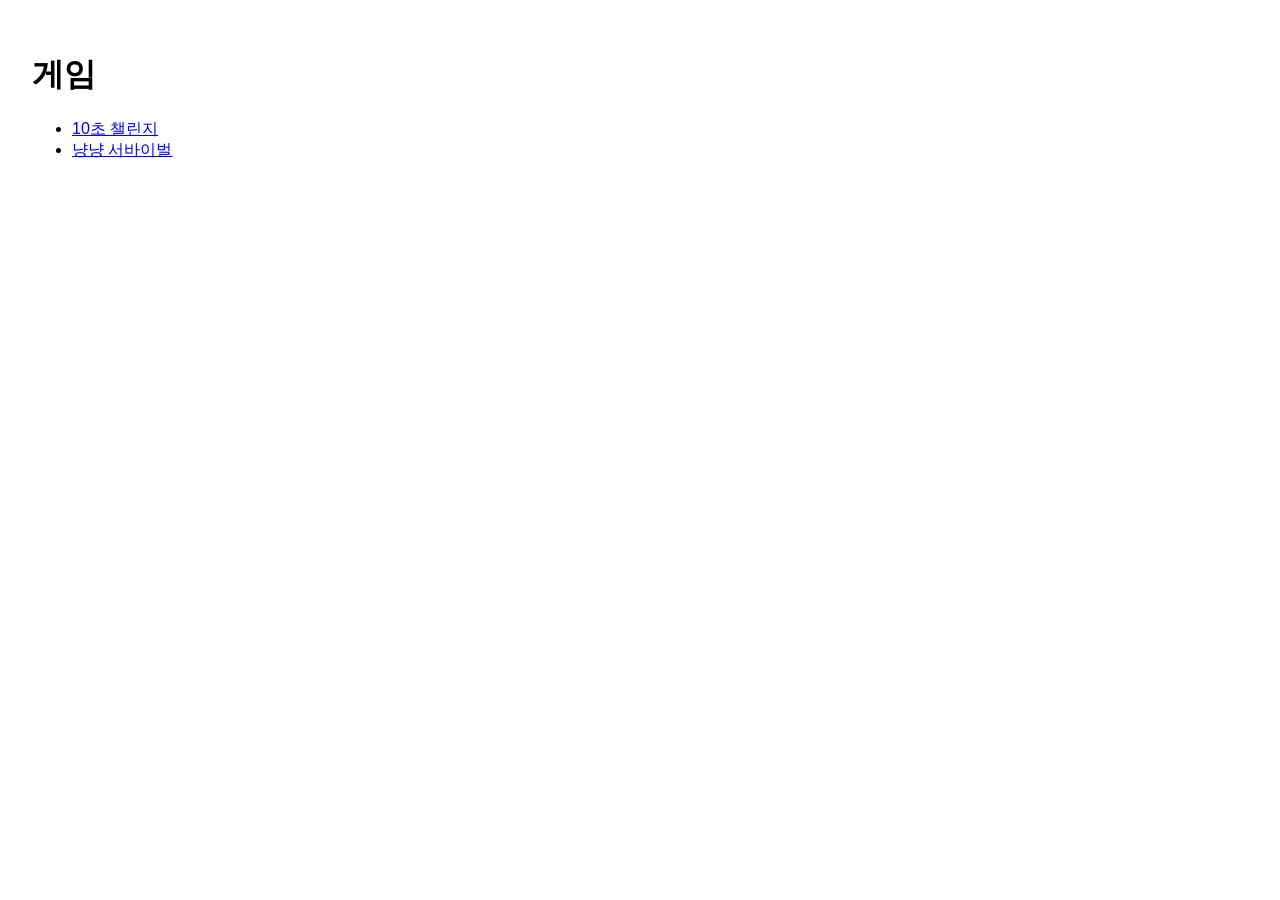
<file: index.html>
<!doctype html><html lang="ko"><head><meta charset="UTF-8"><meta name="viewport" content="width=device-width,initial-scale=1"><title>게임</title></head>
<body style="font-family:sans-serif;padding:24px"><h1>게임</h1><ul><li><a href="./ten-seconds/">10초 챌린지</a></li><li><a href="./nyang-survival/">냥냥 서바이벌</a></li></ul></body></html>
</file>
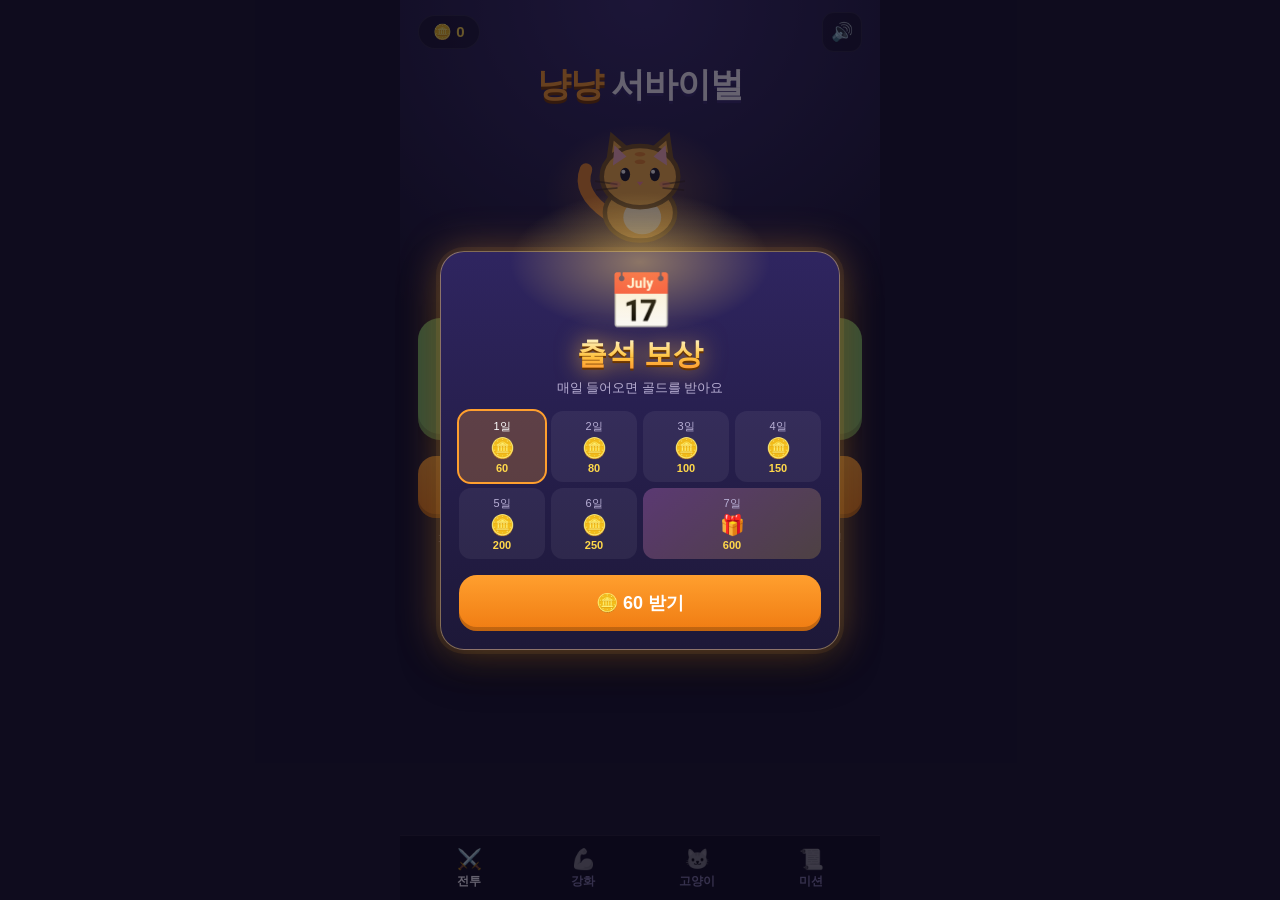
<file: nyang-survival/index.html>
<!doctype html>
<html lang="ko">
  <head>
    <script type="module" src="https://h5sdk.onestore.net/lib/v1.1.0/onestore-h5-sdk.min.js"></script>
    <script type="module">import { createSDK } from "https://h5sdk.onestore.net/lib/v1.1.0/onestore-h5-sdk.min.js"; window.__oneSDK = createSDK();</script>

    <meta charset="UTF-8" />
    <link rel="icon" type="image/svg+xml" href="./favicon.svg" />
    <meta name="viewport" content="width=device-width, initial-scale=1.0, maximum-scale=1, user-scalable=no, viewport-fit=cover" />
    <title>냥냥 서바이벌</title>
    <script type="module" crossorigin src="./assets/index-Cp1OMwpD.js"></script>
    <link rel="stylesheet" crossorigin href="./assets/index-DFEKQKXf.css">
  </head>
  <body>
    <div id="root"></div>
  </body>
</html>
</file>
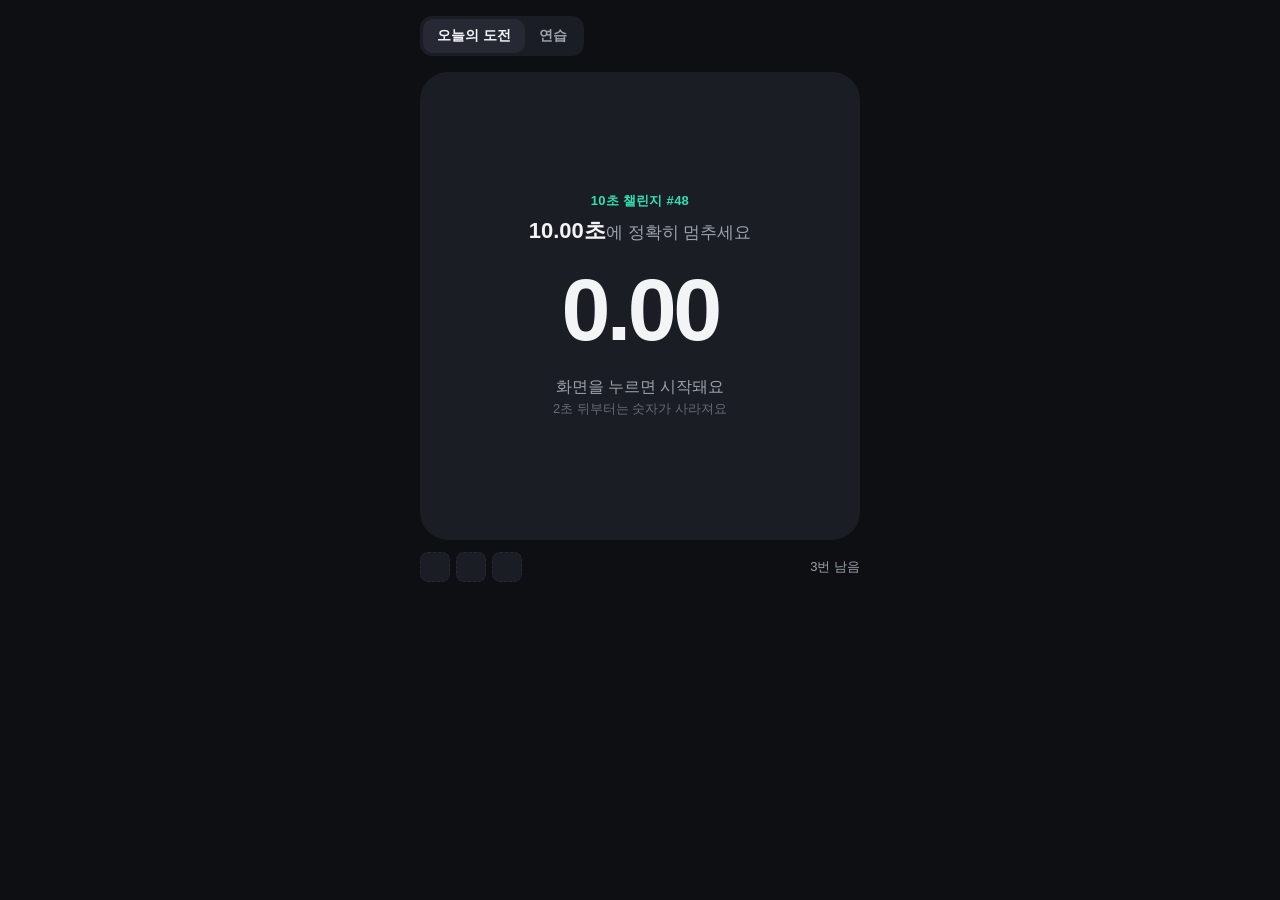
<file: ten-seconds/index.html>
<!doctype html>
<html lang="ko">
  <head>
    <script type="module" src="https://h5sdk.onestore.net/lib/v1.1.0/onestore-h5-sdk.min.js"></script>
    <script type="module">import { createSDK } from "https://h5sdk.onestore.net/lib/v1.1.0/onestore-h5-sdk.min.js"; window.__oneSDK = createSDK();</script>

    <meta charset="UTF-8" />
    <link rel="icon" type="image/svg+xml" href="./favicon.svg" />
    <meta name="viewport" content="width=device-width, initial-scale=1.0, maximum-scale=1, user-scalable=no, viewport-fit=cover" />
    <title>10초 챌린지</title>
    <script type="module" crossorigin src="./assets/index-DBkIdJbJ.js"></script>
    <link rel="stylesheet" crossorigin href="./assets/index-CIaB0fwq.css">
  </head>
  <body>
    <div id="root"></div>
  </body>
</html>
</file>
<file: nyang-survival/assets/index-DFEKQKXf.css>
:root{--bg:#17142b;--surface:#241f40;--surface-2:#2f2952;--line:#ffffff14;--text:#fbf7ff;--text-sub:#b9b0d6;--text-faint:#7d74a3;--orange:#ff9f2e;--orange-deep:#f07c12;--gold:#ffd84a;--mint:#4ade80;--pink:#ff7eb6;--lightningcss-light: ;--lightningcss-dark:initial;color-scheme:dark;color:var(--text);background:var(--bg);-webkit-font-smoothing:antialiased;-webkit-tap-highlight-color:transparent;font-family:Toss Product Sans,-apple-system,BlinkMacSystemFont,Apple SD Gothic Neo,Pretendard,Noto Sans KR,sans-serif}*{box-sizing:border-box}html,body,#root{background:var(--bg);overscroll-behavior:none;height:100%;margin:0}body{overflow:hidden}button{font:inherit;color:inherit;cursor:pointer;background:0 0;border:0;padding:0}button:disabled{cursor:default}.loading{place-items:center;height:100%;font-size:40px;display:grid}.lobby{max-width:480px;height:100%;padding:calc(10px + env(safe-area-inset-top)) 18px 0;-webkit-user-select:none;user-select:none;background:radial-gradient(120% 60% at 50% 0%, #3b2f6e 0%, var(--bg) 70%);flex-direction:column;margin:0 auto;display:flex}.lobby-top{flex:none;justify-content:space-between;align-items:center;height:44px;display:flex}.gold-pill{border:1px solid var(--line);color:var(--gold);background:#0000004d;border-radius:999px;padding:7px 14px;font-size:15px;font-weight:800}.top-btns{gap:8px;display:flex}.icon-btn{border:1px solid var(--line);background:#0000004d;border-radius:12px;width:40px;height:40px;font-size:18px}.battle{flex-direction:column;flex:1;align-items:center;padding-bottom:12px;display:flex;overflow-y:auto}.logo{letter-spacing:-1px;color:var(--orange);text-shadow:0 3px #7a3a00;margin:8px 0 0;font-size:34px;font-weight:900}.logo span{color:var(--text);text-shadow:0 3px #3b2f6e}.hero{flex-direction:column;align-items:center;margin:6px 0 14px;display:flex}.hero-name{margin-top:-6px;font-size:18px;font-weight:800}.hero-weapon{color:var(--text-sub);margin-top:4px;font-size:13px}.stage-card{border-radius:22px;align-items:center;width:100%;padding:18px 8px;display:flex;box-shadow:inset 0 -6px #0000002e,0 8px 24px #0000004d}.arrow{color:#141028bf;flex:none;width:40px;height:56px;font-size:34px;font-weight:700}.arrow:disabled{opacity:.25}.stage-info{text-align:center;color:#1e1a33;flex:1}.stage-info.dark{color:#fbf7ff}.stage-info.dark+.arrow{color:#ffffffbf}.stage-card:has(.dark) .arrow{color:#ffffffbf}.stage-num{opacity:.7;letter-spacing:1px;font-size:12px;font-weight:800}.stage-name{margin:2px 0 6px;font-size:22px;font-weight:900}.stage-best{opacity:.8;font-size:13px;font-weight:600}.main-btn{background:linear-gradient(180deg, var(--orange) 0%, var(--orange-deep) 100%);color:#fff;border-radius:18px;width:100%;height:56px;margin-top:12px;font-size:18px;font-weight:900;box-shadow:inset 0 -4px #0003}.main-btn:active:not(:disabled){transform:translateY(2px);box-shadow:inset 0 -2px #0003}.main-btn:disabled{background:var(--surface-2);color:var(--text-faint);box-shadow:none}.start-btn{height:62px;margin-top:16px;font-size:22px}.gold-btn{color:#4a3500;background:linear-gradient(#ffd84a 0%,#f0b400 100%)}.ghost-btn{width:100%;height:48px;color:var(--text-sub);background:#ffffff12;border-radius:14px;margin-top:10px;font-size:15px;font-weight:700}.row-btns{gap:8px;display:flex}.hint{color:var(--text-faint);text-align:center;margin:12px 0 0;font-size:12px}.list{flex:1;padding-bottom:16px;overflow-y:auto}.list-title{margin:10px 0 2px;font-size:24px;font-weight:900}.list-sub{color:var(--text-sub);margin:0 0 14px;font-size:13px}.item{background:var(--surface);border:1px solid var(--line);border-radius:16px;align-items:center;gap:12px;margin-bottom:8px;padding:12px;display:flex}.item-emoji{background:var(--surface-2);border-radius:12px;flex:none;place-items:center;width:44px;height:44px;font-size:22px;display:grid}.item-body{flex-direction:column;flex:1;min-width:0;display:flex}.item-name{font-size:15px;font-weight:800}.item-lv{color:var(--orange);margin-left:4px;font-size:12px}.item-desc{color:var(--text-sub);margin-top:2px;font-size:12px}.buy-btn{background:var(--orange);color:#fff;border-radius:12px;flex:none;min-width:84px;height:38px;padding:0 10px;font-size:13px;font-weight:800}.buy-btn.poor{background:var(--surface-2);color:var(--text-faint)}.buy-btn:disabled{color:var(--gold);background:0 0}.cat-grid{grid-template-columns:1fr 1fr;gap:10px;display:grid}.cat-card{background:var(--surface);border:2px solid var(--line);text-align:center;border-radius:18px;flex-direction:column;align-items:center;padding:8px 8px 12px;display:flex}.cat-card.selected{border-color:var(--orange);background:#33284f}.cat-card.locked canvas{filter:grayscale(.7)brightness(.7)}.cat-name{font-size:15px;font-weight:900}.cat-weapon{margin-top:2px;font-size:12px}.cat-bonus{color:var(--text-sub);min-height:28px;margin-top:2px;font-size:11px}.cat-state{color:var(--orange);margin-top:6px;font-size:13px;font-weight:800}.cat-state.poor{color:var(--text-faint)}.tabbar{padding:6px 12px calc(6px + env(safe-area-inset-bottom));border-top:1px solid var(--line);background:#0e0b1ce6;flex:none;margin:0 -18px;display:flex}.tab{height:52px;color:var(--text-faint);border-radius:12px;flex-direction:column;flex:1;justify-content:center;align-items:center;gap:2px;font-size:12px;font-weight:700;display:flex}.tab span{filter:grayscale();opacity:.6;font-size:20px}.tab.active{color:var(--text)}.tab.active span{filter:none;opacity:1}.game{touch-action:none;-webkit-user-select:none;user-select:none;background:#000;max-width:480px;margin:0 auto;position:fixed;inset:0;overflow:hidden;box-shadow:0 0 0 100vmax #0d0b1a}.game-canvas{touch-action:none;width:100%;height:100%;display:block}.pause-btn{color:#fff;letter-spacing:-2px;background:#14102899;border-radius:14px;width:38px;height:28px;font-size:12px;font-weight:900;position:absolute;left:12px}.boss-banner{text-align:center;color:#fff;pointer-events:none;background:linear-gradient(90deg,#0000,#dc283cd9 20% 80%,#0000);padding:14px 0;font-size:26px;font-weight:900;animation:3.2s forwards banner;position:absolute;top:38%;left:0;right:0}@keyframes banner{0%{opacity:0;transform:scaleY(.2)}10%,85%{opacity:1;transform:scaleY(1)}to{opacity:0}}.overlay{background:#0a08189e;justify-content:center;align-items:center;padding:20px;animation:.18s fade;display:flex;position:absolute;inset:0}@keyframes fade{0%{opacity:0}}.sheet{background:var(--surface);border:1px solid var(--line);text-align:center;border-radius:24px;width:100%;max-width:400px;padding:22px 18px 18px;animation:.22s cubic-bezier(.2,1.4,.4,1) pop}@keyframes pop{0%{transform:scale(.85)}}.sheet-title{font-size:24px;font-weight:900}.sheet-sub{color:var(--text-sub);margin-top:4px;font-size:13px}.chest-emoji{margin-bottom:6px;font-size:54px;line-height:1}.cards{flex-direction:column;gap:8px;margin-top:14px;display:flex}.card-pick{text-align:left;background:var(--surface-2);border:2px solid #0000;border-radius:16px;align-items:center;gap:12px;padding:12px;display:flex}.card-pick:not(.static):active{border-color:var(--orange);transform:scale(.98)}.card-gold{border-color:var(--gold);background:linear-gradient(135deg,#5a4210,#3d2c0a)}.pick-emoji{background:#00000040;border-radius:14px;flex:none;place-items:center;width:48px;height:48px;font-size:26px;display:grid}.pick-body{flex-direction:column;min-width:0;display:flex}.pick-name{font-size:16px;font-weight:800}.pick-tag{color:var(--orange);margin-left:4px;font-size:11px;font-weight:800}.pick-tag.tag-new{color:var(--mint)}.pick-desc{color:var(--text-sub);margin-top:2px;font-size:12px;line-height:1.4}.chest-gold{color:var(--gold);margin-top:4px;font-size:18px;font-weight:900}.gear{flex-wrap:wrap;justify-content:center;gap:8px;margin:16px 0 4px;display:flex}.gear-item{background:var(--surface-2);border-radius:14px;flex-direction:column;align-items:center;width:56px;padding:8px 0;font-size:22px;display:flex}.gear-item b{color:var(--text-sub);font-size:11px}.gear-gold{background:#5a4210}.result-rows{background:var(--surface-2);border-radius:16px;margin:16px 0 4px;padding:6px 14px}.result-rows div{justify-content:space-between;padding:9px 0;font-size:15px;display:flex}.result-rows div+div{border-top:1px solid var(--line)}.result-rows span{color:var(--text-sub)}.result-gold b{color:var(--gold)}.toast{left:50%;bottom:calc(96px + env(safe-area-inset-bottom));color:#fff;white-space:nowrap;z-index:10;pointer-events:none;background:#0a0818e6;border-radius:999px;padding:11px 18px;font-size:14px;font-weight:600;position:fixed;transform:translate(-50%)}.toast-top{top:calc(64px + env(safe-area-inset-top));bottom:auto}.sheet-glow{background:linear-gradient(#2f2560 0%,#1d1838 100%);border:1.5px solid #ffd27873;position:relative;box-shadow:0 0 0 4px #ffb43c14,0 0 40px #ffaa3c59,0 18px 40px #00000073}.sheet-glow:before{content:"";pointer-events:none;background:radial-gradient(closest-side,#ffd76e73,#0000);width:260px;height:140px;position:absolute;top:-60px;left:50%;transform:translate(-50%)}.title-shine{letter-spacing:-.5px;background:linear-gradient(#fff6c8 10%,#ffc340 55%,#ff8a2e 100%);color:#0000;filter:drop-shadow(0 2px #6b3500)drop-shadow(0 0 12px #ffbe3c99);-webkit-background-clip:text;background-clip:text;font-size:30px;animation:.5s cubic-bezier(.2,1.6,.4,1) title-bounce;position:relative}@keyframes title-bounce{0%{opacity:0;transform:scale(.4)}}.cards .card-pick{border:2px solid #ffffff14;transition:transform 80ms;animation:.32s cubic-bezier(.2,1.3,.4,1) both card-in;position:relative;overflow:hidden;box-shadow:inset 0 1px #ffffff14}@keyframes card-in{0%{opacity:0;transform:translateY(18px)scale(.92)}}.cards .card-pick:after{content:"";pointer-events:none;background:linear-gradient(100deg,#0000,#ffffff24,#0000);width:40%;animation:2.4s ease-in-out .4s infinite sweep;position:absolute;top:0;bottom:0;left:-60%}@keyframes sweep{0%{left:-60%}45%,to{left:130%}}.card-weapon{background:linear-gradient(135deg,#2c3a78,#262457);border-color:#6eaaff66!important}.card-weapon .pick-emoji{background:radial-gradient(circle at 35% 30%,#5d8bff,#2b3f9a);box-shadow:0 0 14px #5a8cff80}.card-passive{background:linear-gradient(135deg,#4a2c6e,#2e2252);border-color:#c88cff66!important}.card-passive .pick-emoji{background:radial-gradient(circle at 35% 30%,#b77dff,#5b2f9a);box-shadow:0 0 14px #b46eff80}.cards .card-gold{background:linear-gradient(135deg,#7a5410,#3d2a08);box-shadow:0 0 18px #ffc83c8c,inset 0 1px #fff3;border-color:#ffd34d!important}.cards .card-gold .pick-emoji{background:radial-gradient(circle at 35% 30%,#ffe27a,#b8720c);box-shadow:0 0 16px #ffd250cc}.cards .card-pick:not(.static):active{transform:scale(.96);border-color:#ffd34d!important}.pick-tag{background:#ff9f2e2e;border-radius:6px;padding:1px 6px}.pick-tag.tag-new{background:#46e6a029}.pick-tag:empty{display:none}.pause-bars{border-left:3.5px solid #fff;border-right:3.5px solid #fff;border-radius:1px;width:10px;height:12px;margin:0 auto;display:block}.lobby{position:relative;overflow:hidden}.lobby>*{z-index:1;position:relative}.lobby>.lobby-bg{z-index:0;pointer-events:none;position:absolute;inset:0;overflow:hidden}.lobby-bg span{opacity:0;animation:9s linear infinite float-up;position:absolute;bottom:-30px}@keyframes float-up{0%{opacity:0;transform:translateY(0)rotate(0)}10%{opacity:.35}90%{opacity:.25}to{opacity:0;transform:translateY(-110vh)rotate(160deg)}}.lobby>.overlay{z-index:50;position:fixed}.hero{position:relative}.hero-glow{background:radial-gradient(closest-side,#ffaa4659,#0000);width:190px;height:140px;animation:2.4s ease-in-out infinite breathe;position:absolute;top:10px;left:50%;transform:translate(-50%)}@keyframes breathe{50%{opacity:.7;transform:translate(-50%)scale(1.15)}}.hero canvas{position:relative}.logo{animation:.6s cubic-bezier(.2,1.5,.4,1) logo-in}@keyframes logo-in{0%{opacity:0;transform:scale(.6)rotate(-4deg)}}.stage-dots{justify-content:center;gap:5px;margin-top:10px;display:flex}.stage-dots i{opacity:.3;background:currentColor;border-radius:3px;width:6px;height:6px;transition:width .2s}.stage-dots i.on{opacity:.85;width:16px}.endless-card{background:radial-gradient(circle at 20% 30%,#ff8cf059,#0000 40%),radial-gradient(circle at 80% 70%,#8cf2ff4d,#0000 45%),linear-gradient(135deg,#2b2346,#45306e);border:1.5px solid #ffd2ff59}.endless-card .arrow{color:#ffffffbf}.pulse:not(:disabled){animation:1.4s ease-in-out infinite pulse}@keyframes pulse{0%,to{box-shadow:inset 0 -4px #0003,0 0 #ff9f2e8c}50%{box-shadow:inset 0 -4px #0003,0 0 0 10px #ff9f2e00}}.lv-bar{background:#ffffff14;border-radius:3px;height:6px;margin:6px 0 2px;display:block;overflow:hidden}.lv-bar i{background:linear-gradient(90deg, var(--orange), var(--gold));border-radius:3px;height:100%;transition:width .3s;display:block}.mission.claimed{opacity:.5}.mission.bonus{border-color:#ffd84a59}.buy-btn.ready{color:#4a3500;background:linear-gradient(#ffd84a,#f0a800);animation:1.2s ease-in-out infinite wiggle}@keyframes wiggle{0%,to{transform:rotate(0)}10%{transform:rotate(-4deg)}20%{transform:rotate(4deg)}30%{transform:rotate(0)}}.mission .buy-btn:disabled:not(.ready){color:var(--text-faint);background:#ffffff0d}.tab{position:relative}.tab-badge{color:#fff;background:#ff4d6d;border-radius:9px;place-items:center;min-width:17px;height:17px;padding:0 4px;font-size:11px;font-style:normal;font-weight:900;display:grid;position:absolute;top:4px;right:calc(50% - 22px)}.attend-grid{grid-template-columns:repeat(4,1fr);gap:6px;margin:14px 0 4px;display:grid}.attend-day{color:var(--text-sub);background:#ffffff0f;border-radius:12px;flex-direction:column;align-items:center;gap:2px;padding:8px 2px;font-size:11px;display:flex}.attend-day b{font-size:20px}.attend-day em{color:var(--gold);font-style:normal;font-weight:800}.attend-day.got{opacity:.4}.attend-day.today{outline:2px solid var(--orange);color:#fff;background:#ff9f2e40}.attend-day.big{background:linear-gradient(135deg,#ff8cf040,#ffd84a33);grid-column:span 2}.ult-btn{--p:0;right:16px;bottom:calc(24px + env(safe-area-inset-bottom));touch-action:none;z-index:5;background:#141028a6;border-radius:50%;place-items:center;width:74px;height:74px;display:grid;position:absolute}.ult-ring{background:conic-gradient(#ffb340 calc(var(--p) * 360deg), #ffffff1f 0);border-radius:50%;position:absolute;inset:0;-webkit-mask:radial-gradient(circle,#0000 29px,#000 30px);mask:radial-gradient(circle,#0000 29px,#000 30px)}.ult-icon{filter:grayscale(.8)brightness(.8);margin-top:-8px;font-size:28px;transition:filter .2s}.ult-label{color:var(--text-sub);font-size:10px;font-weight:900;position:absolute;bottom:12px}.ult-btn.ready{background:radial-gradient(circle at 40% 35%,#ffd27a,#ff7a2e 70%);animation:.9s ease-in-out infinite ult-ready;box-shadow:0 0 0 3px #fffc,0 0 24px #ffa03ce6}.ult-btn.ready .ult-icon{filter:none}.ult-btn.ready .ult-label{color:#fff;text-shadow:0 1px #7a3a00}.ult-btn.ready .ult-ring{display:none}@keyframes ult-ready{50%{transform:scale(1.1)}}.banners{left:0;right:0;top:calc(150px + env(safe-area-inset-top));pointer-events:none;z-index:4;flex-direction:column;align-items:center;gap:6px;display:flex;position:absolute}.banner{color:#fff;text-shadow:0 1px #0006;text-align:center;background:#141028cc;border:1.5px solid #fff3;border-radius:999px;max-width:calc(100% - 32px);padding:8px 16px;font-size:14px;font-weight:900;animation:2.6s forwards banner-in}.banner-warn{background:linear-gradient(90deg,#dc2846eb,#ff6e3ceb);border-color:#ffdcc880}.banner-good{background:linear-gradient(90deg,#2896ffeb,#50dcc8eb)}.banner-gold{color:#4a2a00;text-shadow:none;background:linear-gradient(90deg,#e6a014f2,#ffd246f2)}@keyframes banner-in{0%{opacity:0;transform:translateY(-10px)scale(.8)}8%{opacity:1;transform:translateY(0)scale(1.08)}14%,85%{opacity:1;transform:none}to{opacity:0;transform:translateY(-8px)}}.boss-intro{pointer-events:none;z-index:6;background:linear-gradient(#0000,#3c00148c 20% 80%,#0000);flex-direction:column;align-items:center;animation:3s forwards boss-in;display:flex;position:absolute;top:32%;left:0;right:0}.boss-stripe{background:repeating-linear-gradient(-45deg,#ffd84a 0 12px,#1a1424 12px 24px) 0 0/34px 12px;width:100%;height:12px;animation:.6s linear infinite stripe}@keyframes stripe{to{background-position:34px 0}}.boss-warning{letter-spacing:6px;color:#ff4d6d;text-shadow:0 0 14px #ff3c5ae6,0 3px #4a0010;margin-top:10px;font-size:34px;font-weight:900;animation:.4s steps(2,end) infinite blink}.boss-emoji{filter:drop-shadow(0 0 12px #ff5050cc);font-size:56px;line-height:1.1}.boss-name{color:#fff;text-shadow:0 2px #000;margin-bottom:10px;font-size:22px;font-weight:900}@keyframes blink{50%{opacity:.4}}@keyframes boss-in{0%{opacity:0;transform:scaleY(.1)}8%{opacity:1;transform:scaleY(1)}85%{opacity:1}to{opacity:0}}.evolve-splash{pointer-events:none;z-index:6;flex-direction:column;justify-content:center;align-items:center;animation:2.2s forwards evo-fade;display:flex;position:absolute;inset:0;overflow:hidden}.evolve-rays{background:repeating-conic-gradient(#ffdc6e59 0 10deg, transparent 10deg 24deg);border-radius:50%;width:520px;height:520px;animation:6s linear infinite spin;position:absolute;-webkit-mask:radial-gradient(circle,#000 20%,#0000 65%);mask:radial-gradient(circle,#000 20%,#0000 65%)}@keyframes spin{to{transform:rotate(360deg)}}.evolve-from{color:#fffc;font-size:14px;font-weight:800;text-decoration:line-through;position:relative}.evolve-emoji{filter:drop-shadow(0 0 20px #ffd25ae6);font-size:84px;line-height:1.1;animation:.7s cubic-bezier(.2,1.8,.4,1) evo-pop;position:relative}.evolve-title{background:linear-gradient(#fff6c8 10%,#ffc340 55%,#ff8a2e 100%);color:#0000;filter:drop-shadow(0 3px #6b3500);-webkit-background-clip:text;background-clip:text;font-size:40px;font-weight:900;position:relative}.evolve-name{color:#fff;text-shadow:0 2px #000;font-size:20px;font-weight:900;position:relative}@keyframes evo-pop{0%{transform:scale(.2)rotate(-30deg)}}@keyframes evo-fade{0%{opacity:0}10%,80%{opacity:1}to{opacity:0}}.tutorial{pointer-events:none;z-index:4;flex-direction:column;align-items:center;gap:8px;animation:.4s fade;display:flex;position:absolute;bottom:22%;left:0;right:0}.tut-hand{font-size:44px;animation:1.6s ease-in-out infinite drag}@keyframes drag{0%,to{transform:translate(-40px)}50%{transform:translate(40px,-10px)}}.tut-text{text-align:center;color:#fff;background:#141028c7;border-radius:14px;padding:10px 16px;font-size:16px;font-weight:900}.tut-text small{color:var(--text-sub);font-size:12px;font-weight:700}.chest-sheet{overflow:hidden}.chest-shake{animation:.35s ease-in-out infinite shake;display:inline-block}@keyframes shake{25%{transform:rotate(-10deg)scale(1.05)}75%{transform:rotate(10deg)scale(1.05)}}.chest-open{animation:.6s cubic-bezier(.2,1.8,.4,1) evo-pop;display:inline-block}.reels{flex-wrap:wrap;justify-content:center;gap:8px;margin:16px 0 6px;display:flex}.reel{background:#0000004d;border:2px solid #ffffff1f;border-radius:16px;flex-direction:column;justify-content:center;align-items:center;gap:4px;width:78px;min-height:92px;padding:6px 4px;display:flex}.reel-emoji{font-size:34px;line-height:1}.reel:not(.reel-done) .reel-emoji{filter:blur(1px);opacity:.8}.reel-done{background:linear-gradient(#3b3278,#2a2356);border-color:#8cb4ff80;animation:.4s cubic-bezier(.2,1.8,.4,1) evo-pop}.reel-gold{background:linear-gradient(#7a5410,#3d2a08);border-color:#ffd34d;box-shadow:0 0 16px #ffc83cb3}.reel-name{word-break:keep-all;flex-direction:column;align-items:center;font-size:11px;font-weight:800;line-height:1.25;display:flex}.reel-name b{color:var(--gold);font-size:10px}.jackpot{border-color:#ffd34d;box-shadow:0 0 0 4px #ffd25033,0 0 50px #ffbe3c99}.result-sheet{max-height:calc(100% - 20px);position:relative;overflow-y:auto}.new-record{background:linear-gradient(90deg,#ff4d6d,#ff9f2e);border-radius:999px;margin-top:6px;padding:4px 12px;font-size:13px;font-weight:900;animation:1.2s ease-in-out infinite wiggle;display:inline-block}.dmg-bars{text-align:left;margin-top:12px}.dmg-title{color:var(--text-sub);margin-bottom:6px;font-size:12px;font-weight:800}.dmg-row{align-items:center;gap:6px;margin-bottom:5px;font-size:12px;display:flex}.dmg-emoji{text-align:center;width:22px;font-size:16px}.dmg-bar{background:#ffffff0f;border-radius:6px;flex:1;height:20px;position:relative;overflow:hidden}.dmg-bar i{background:linear-gradient(90deg,#5d8bff,#b77dff);border-radius:6px;animation:.8s ease-out grow;position:absolute;top:0;bottom:0;left:0}@keyframes grow{0%{width:0}}.dmg-bar em{padding-left:8px;font-style:normal;font-weight:800;line-height:20px;position:relative}.dmg-row b{text-align:right;min-width:46px}.result-sheet .row-btns .main-btn{height:48px;margin-top:10px;font-size:16px}.confetti{pointer-events:none;opacity:.8;background-image:radial-gradient(circle,#ffd84a 3px,#0000 4px),radial-gradient(circle,#ff7eb6 3px,#0000 4px),radial-gradient(circle,#5cc8ff 3px,#0000 4px),radial-gradient(circle,#4ade80 3px,#0000 4px);background-position:0 0,40px 30px,20px 60px,70px 10px;background-size:90px 110px,120px 90px,70px 130px,110px 70px;animation:3s linear infinite confetti;position:absolute;inset:0}@keyframes confetti{to{background-position:0 440px,40px 390px,20px 580px,70px 290px}}.evo-hints{flex-direction:column;gap:4px;margin:4px 0 6px;display:flex}.evo-hint{color:var(--text-sub);background:#ffffff0d;border-radius:10px;padding:6px 8px;font-size:12px}.evo-hint b{color:var(--gold)}.list,.battle,.result-sheet{scrollbar-width:none}.list::-webkit-scrollbar{display:none}.battle::-webkit-scrollbar{display:none}.result-sheet::-webkit-scrollbar{display:none}
</file>
<file: ten-seconds/assets/index-CIaB0fwq.css>
:root{--bg:#0e0f13;--surface:#1b1d24;--surface-2:#262933;--text:#f2f4f6;--text-sub:#9aa3ae;--text-faint:#646b76;--blue:#3182f6;--mint:#2fe0b0;--red:#ff5a5f;--lightningcss-light: ;--lightningcss-dark:initial;color-scheme:dark;color:var(--text);background:var(--bg);-webkit-font-smoothing:antialiased;-webkit-tap-highlight-color:transparent;font-family:Toss Product Sans,-apple-system,BlinkMacSystemFont,Apple SD Gothic Neo,Pretendard,Noto Sans KR,sans-serif}*{box-sizing:border-box}html,body{background:var(--bg);overscroll-behavior:none;margin:0}button{font:inherit;color:inherit;cursor:pointer}.app{max-width:480px;min-height:100vh;padding:16px 20px calc(32px + env(safe-area-inset-bottom));-webkit-user-select:none;user-select:none;margin:0 auto}.top{justify-content:space-between;align-items:center;height:40px;display:flex}.tries{align-items:center;gap:4px;display:flex}.heart{color:var(--surface-2);font-size:12px}.heart.on{color:var(--mint)}.rank-btn{background:var(--surface);border:0;border-radius:999px;padding:8px 14px;font-size:14px;font-weight:700}.pad{background:var(--surface);touch-action:manipulation;cursor:pointer;border-radius:28px;flex-direction:column;justify-content:center;align-items:center;min-height:52vh;margin-top:16px;padding:32px 16px;transition:background .2s,transform 80ms;display:flex}.pad:active{transform:scale(.99)}.phase-running{background:radial-gradient(circle at 50% 45%, #1d2b45 0%, var(--surface) 70%)}.pad-disabled{opacity:.45;pointer-events:none}.goal{color:var(--text-sub);font-size:17px}.goal b{color:var(--text)}.clock{letter-spacing:-.04em;font-variant-numeric:tabular-nums;margin:20px 0;font-size:88px;font-weight:800;line-height:1}.clock-hidden{color:var(--text-faint);animation:.4s ease-out fade}.clock-result{margin-top:0;animation:.45s ease-out pop}.hint{color:var(--text-sub);text-align:center;font-size:16px;line-height:1.6}.hint small{color:var(--text-faint);font-size:13px;display:block}.pulse{animation:1.6s ease-in-out infinite pulse}.result{text-align:center;animation:.4s ease-out both rise}.err{color:var(--text-sub);font-variant-numeric:tabular-nums;font-size:20px;font-weight:700}.grade{margin-top:14px;font-size:26px;font-weight:800}.grade-line{color:var(--text-sub);margin-top:6px;font-size:15px}.top-pill{color:#7fb3ff;background:#3182f62e;border-radius:999px;margin-top:16px;padding:8px 14px;font-size:15px;font-weight:700;display:inline-block}.badge{color:var(--mint);margin-top:12px;font-weight:700}.actions{grid-template-columns:1fr 1fr;gap:8px;margin-top:12px;display:grid}.btn{border:0;border-radius:16px;padding:17px 12px;font-size:17px;font-weight:700}.btn:disabled{opacity:.5}.btn-primary{background:var(--blue);color:#fff}.btn-ghost{background:var(--surface-2)}.wide{width:100%;margin-top:16px}.empty{background:var(--surface);text-align:center;border-radius:20px;margin-top:12px;padding:22px 20px}.empty-title{font-size:19px;font-weight:800}.empty-sub{color:var(--text-sub);margin-top:8px;font-size:14px;line-height:1.5}.stats{grid-template-columns:repeat(3,1fr);gap:8px;margin-top:12px;display:grid}.stats.stats-2{grid-template-columns:repeat(2,1fr)}.stat{background:var(--surface);text-align:center;border-radius:16px;padding:14px 10px}.stat span{color:var(--text-sub);font-size:12px;display:block}.stat b{font-variant-numeric:tabular-nums;margin-top:4px;font-size:16px;display:block}.history{background:var(--surface);border-radius:16px;margin-top:12px;padding:14px 16px}.history-title{color:var(--text-sub);margin-bottom:10px;font-size:13px}.history-list{flex-wrap:wrap;gap:6px;display:flex}.h{background:var(--surface-2);font-variant-numeric:tabular-nums;border-radius:8px;padding:5px 9px;font-size:13px}.h-good{color:var(--mint)}.refill{border:1px dashed var(--surface-2);width:100%;color:var(--text-sub);background:0 0;border-radius:16px;margin-top:12px;padding:14px;font-size:14px;font-weight:600;display:block}.toast{left:0;right:0;bottom:calc(40px + env(safe-area-inset-bottom));color:#191f28;z-index:100;background:#ffffffeb;border-radius:14px;width:max-content;max-width:calc(100% - 40px);margin:0 auto;padding:12px 18px;font-size:14px;font-weight:600;animation:.2s ease-out both rise;position:fixed}@keyframes rise{0%{opacity:0;transform:translateY(10px)}}@keyframes pop{0%{opacity:0;transform:scale(.7)}60%{transform:scale(1.08)}}@keyframes fade{0%{opacity:0}}@keyframes pulse{50%{opacity:.45}}.tabs{background:var(--surface);border-radius:12px;padding:3px;display:flex}.tab{color:var(--text-sub);background:0 0;border:0;border-radius:10px;padding:8px 14px;font-size:14px;font-weight:700}.tab-on{background:var(--surface-2);color:var(--text)}.streak{color:#ffb34d;font-size:14px;font-weight:800}.challenge{background:linear-gradient(135deg,#3182f640,#6b5cff40);border-radius:14px;margin-top:12px;padding:12px 16px;font-size:14px;line-height:1.5;animation:.4s ease-out both rise}.challenge span{color:var(--text-sub)}.goal{text-align:center}.day{color:var(--mint);letter-spacing:.02em;margin-bottom:6px;font-size:13px;font-weight:700}.goal-num{color:var(--text);font-size:22px;font-weight:800}.goal-sub{color:var(--text-sub);font-size:17px}.tries-row{align-items:center;gap:6px;margin-top:12px;display:flex}.sq{border-radius:8px;place-items:center;width:30px;height:30px;font-size:18px;display:grid}.sq-empty{background:var(--surface);border:1px dashed var(--surface-2)}.tries-text{color:var(--text-sub);margin-left:auto;font-size:13px}.summary{background:var(--surface);text-align:center;border-radius:20px;margin-top:12px;padding:22px 20px;animation:.4s ease-out both rise}.summary-label{color:var(--text-sub);font-size:13px}.summary-best{font-variant-numeric:tabular-nums;margin-top:6px;font-size:30px;font-weight:800}.summary-grade{margin-top:4px;font-size:16px;font-weight:700}.name-input{border:1px solid var(--surface-2);background:var(--bg);width:100%;color:var(--text);font:inherit;border-radius:14px;margin-top:16px;padding:14px 16px;font-size:15px}.summary .wide+.wide{margin-top:8px}.summary-next{color:var(--text-sub);margin-top:14px;font-size:13px}.link{color:#7fb3ff;background:0 0;border:0;padding:0;font-weight:700;text-decoration:underline}.stat-btn{color:inherit;font:inherit;border:0}
</file>
